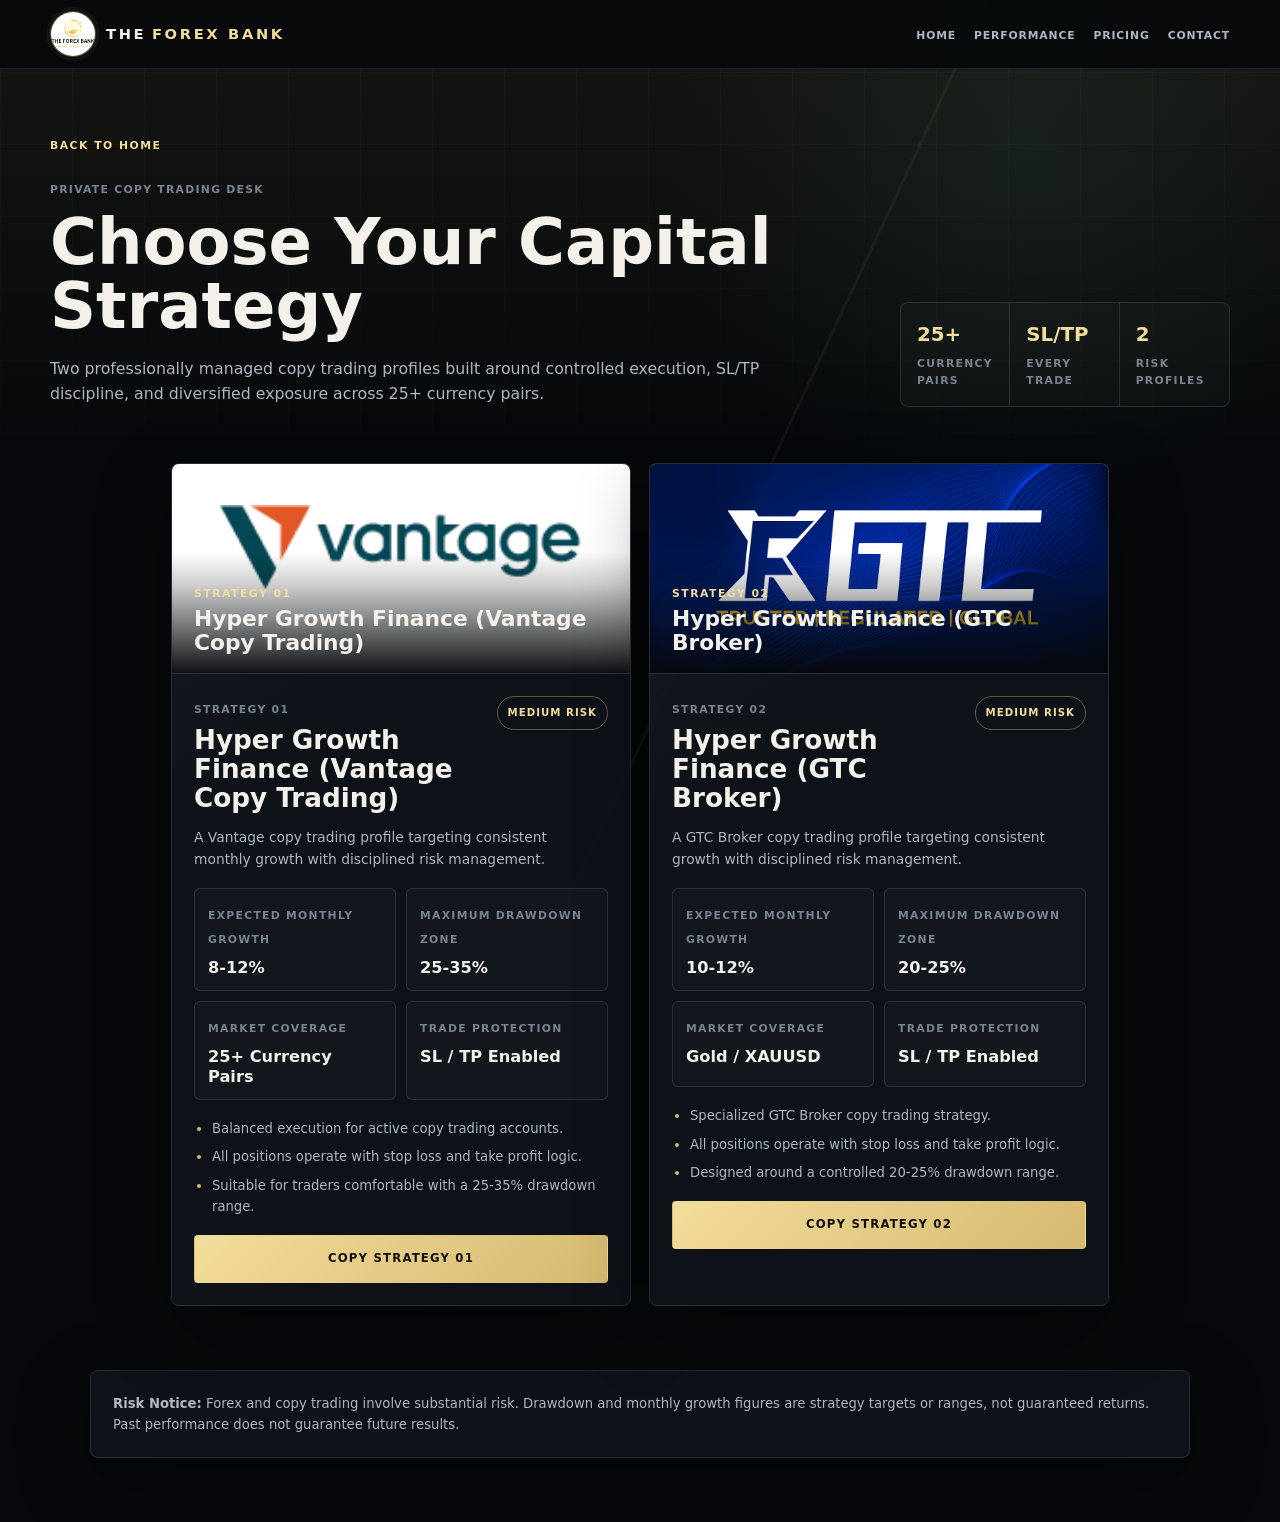
<file: strategies.html>
<!DOCTYPE html>
<html lang="en">
<head>
    <meta charset="UTF-8">
    <meta name="viewport" content="width=device-width, initial-scale=1.0">
    <title>THE FOREX BANK - Copy Trading Strategies</title>
    <link rel="stylesheet" href="styles.css?v=14">
</head>
<body class="app-shell strategy-page">
    <div class="scene-grid"></div>

    <header class="header">
        <nav class="navbar">
            <a class="logo brand-logo" href="index.html" aria-label="THE FOREX BANK home">
                <span class="logo-mark-circle"><img src="the-forex-bank-logo-gold.jpeg?v=20260710-new" alt="THE FOREX BANK logo"></span>
                <span>THE <strong>FOREX BANK</strong></span>
            </a>
            <ul class="nav-links">
                <li><a href="index.html#home">HOME</a></li>
                <li><a href="index.html#dashboard">PERFORMANCE</a></li>
                <li><a href="index.html#pricing">PRICING</a></li>
                <li><a href="index.html#contact">CONTACT</a></li>
            </ul>
        </nav>
    </header>

    <main>
        <section class="strategy-hero">
            <div class="section-container">
                <a class="back-link" href="index.html">BACK TO HOME</a>
                <div class="strategy-hero-grid">
                    <div>
                        <span class="strategy-kicker">Private Copy Trading Desk</span>
                        <h1 class="strategy-main-title">Choose Your Capital Strategy</h1>
                        <p class="strategy-lead">
                            Two professionally managed copy trading profiles built around controlled execution, SL/TP discipline, and diversified exposure across 25+ currency pairs.
                        </p>
                    </div>
                    <div class="strategy-summary">
                        <div>
                            <span class="summary-value">25+</span>
                            <span class="summary-label">Currency Pairs</span>
                        </div>
                        <div>
                            <span class="summary-value">SL/TP</span>
                            <span class="summary-label">Every Trade</span>
                        </div>
                        <div>
                            <span class="summary-value">2</span>
                            <span class="summary-label">Risk Profiles</span>
                        </div>
                    </div>
                </div>
            </div>
        </section>

        <section class="strategy-section">
            <div class="section-container">
                <div class="strategy-cards">
                    <article class="strategy-card featured-strategy">
                        <div class="strategy-media">
                            <img class="broker-strategy-image" src="vantage-logo.webp" alt="Vantage copy trading" loading="eager" decoding="async">
                            <div class="strategy-media-overlay">
                                <span>Strategy 01</span>
                                <strong>Hyper Growth Finance (Vantage Copy Trading)</strong>
                            </div>
                        </div>
                        <div class="strategy-card-body">
                            <div class="strategy-card-header">
                                <div>
                                    <span class="strategy-label">Strategy 01</span>
                                    <h2>Hyper Growth Finance (Vantage Copy Trading)</h2>
                                </div>
                                <span class="risk-badge medium-risk">Medium Risk</span>
                            </div>
                            <p class="strategy-copy">
                                A Vantage copy trading profile targeting consistent monthly growth with disciplined risk management.
                            </p>

                            <div class="strategy-metrics">
                                <div class="metric-box">
                                    <span class="metric-label">Expected Monthly Growth</span>
                                    <strong>8-12%</strong>
                                </div>
                                <div class="metric-box">
                                    <span class="metric-label">Maximum Drawdown Zone</span>
                                    <strong>25-35%</strong>
                                </div>
                                <div class="metric-box">
                                    <span class="metric-label">Market Coverage</span>
                                    <strong>25+ Currency Pairs</strong>
                                </div>
                                <div class="metric-box">
                                    <span class="metric-label">Trade Protection</span>
                                    <strong>SL / TP Enabled</strong>
                                </div>
                            </div>

                            <ul class="strategy-points">
                                <li>Balanced execution for active copy trading accounts.</li>
                                <li>All positions operate with stop loss and take profit logic.</li>
                                <li>Suitable for traders comfortable with a 25-35% drawdown range.</li>
                            </ul>

                            <a class="primary-btn strategy-action" href="https://www.vantagemarkets.com/open-live-account/?sub1=spid_MTMxOTA0NQ%3D%3D&amp;c=Zjr65MltkdsIqSEgwnjvLQ%3D%3D&amp;affid=27868159&amp;platform=copytrading&amp;autoCertification=false" target="_blank" rel="noopener">COPY STRATEGY 01</a>
                        </div>
                    </article>

                    <article class="strategy-card featured-strategy">
                        <div class="strategy-media">
                            <img class="broker-strategy-image" src="gtcfx.png?v=20260718" alt="GTC Broker copy trading" loading="eager" decoding="async">
                            <div class="strategy-media-overlay">
                                <span>Strategy 02</span>
                                <strong>Hyper Growth Finance (GTC Broker)</strong>
                            </div>
                        </div>
                        <div class="strategy-card-body">
                            <div class="strategy-card-header">
                                <div>
                                    <span class="strategy-label">Strategy 02</span>
                                    <h2>Hyper Growth Finance (GTC Broker)</h2>
                                </div>
                                <span class="risk-badge medium-risk">Medium Risk</span>
                            </div>
                            <p class="strategy-copy">
                                A GTC Broker copy trading profile targeting consistent growth with disciplined risk management.
                            </p>

                            <div class="strategy-metrics">
                                <div class="metric-box">
                                    <span class="metric-label">Expected Monthly Growth</span>
                                    <strong>10-12%</strong>
                                </div>
                                <div class="metric-box">
                                    <span class="metric-label">Maximum Drawdown Zone</span>
                                    <strong>20-25%</strong>
                                </div>
                                <div class="metric-box">
                                    <span class="metric-label">Market Coverage</span>
                                    <strong>Gold / XAUUSD</strong>
                                </div>
                                <div class="metric-box">
                                    <span class="metric-label">Trade Protection</span>
                                    <strong>SL / TP Enabled</strong>
                                </div>
                            </div>

                            <ul class="strategy-points">
                                <li>Specialized GTC Broker copy trading strategy.</li>
                                <li>All positions operate with stop loss and take profit logic.</li>
                                <li>Designed around a controlled 20-25% drawdown range.</li>
                            </ul>

                            <a class="primary-btn strategy-action" href="https://web.mygtc.app/copy-trading/gtc-copy/all-signal/signal-details?uuid=58b79732-39ca-4c2a-9e4b-d0ec7ce12405&amp;referrer_code=182126" target="_blank" rel="noopener">COPY STRATEGY 02</a>
                        </div>
                    </article>
                </div>
            </div>
        </section>

        <section class="strategy-disclaimer">
            <div class="section-container">
                <div class="legal-content">
                    <strong>Risk Notice:</strong> Forex and copy trading involve substantial risk. Drawdown and monthly growth figures are strategy targets or ranges, not guaranteed returns. Past performance does not guarantee future results.
                </div>
            </div>
        </section>
    </main>
</body>
</html>
</file>
<file: styles.css>
:root {
    --bg: #06080b;
    --bg-elevated: #0b1016;
    --panel: rgba(15, 20, 27, 0.86);
    --panel-solid: #111820;
    --panel-soft: #151d26;
    --line: rgba(204, 214, 224, 0.13);
    --line-strong: rgba(214, 185, 112, 0.34);
    --text: #f4f1ea;
    --muted: #aeb7c2;
    --subtle: #788390;
    --gold: #d6b970;
    --gold-soft: #f2dd9a;
    --green: #67d19a;
    --red: #e07171;
    --blue: #8bb8d8;
    --shadow: 0 24px 70px rgba(0, 0, 0, 0.38);
    --radius: 8px;
    --max: clamp(1180px, 86vw, 2200px);
    --content-gutter: clamp(16px, 3vw, 64px);
    --section-y: clamp(76px, 7vw, 132px);
    --hero-top: clamp(144px, 9vw, 208px);
}

* {
    box-sizing: border-box;
    margin: 0;
    padding: 0;
}

html {
    scroll-behavior: smooth;
    font-size: clamp(15px, 0.8vw, 19px);
}

body {
    min-height: 100vh;
    overflow-x: hidden;
    background:
        linear-gradient(180deg, rgba(214, 185, 112, 0.05), transparent 32rem),
        radial-gradient(circle at 72% 8%, rgba(139, 184, 216, 0.12), transparent 28rem),
        var(--bg);
    color: var(--text);
    font-family: Inter, ui-sans-serif, system-ui, -apple-system, BlinkMacSystemFont, "Segoe UI", sans-serif;
    line-height: 1.6;
}

body::before {
    content: "";
    position: fixed;
    inset: 0;
    z-index: -4;
    pointer-events: none;
    background-image:
        linear-gradient(rgba(255, 255, 255, 0.035) 1px, transparent 1px),
        linear-gradient(90deg, rgba(255, 255, 255, 0.03) 1px, transparent 1px);
    background-size: 72px 72px;
    mask-image: linear-gradient(to bottom, rgba(0, 0, 0, 0.8), transparent 78%);
}

img,
canvas {
    display: block;
    max-width: 100%;
}

button,
input,
textarea {
    font: inherit;
}

button {
    cursor: pointer;
}

a {
    color: inherit;
}

a.primary-btn,
a.secondary-btn,
a.pricing-btn,
a.submit-btn,
a.consultation-btn,
a.contact-btn {
    display: inline-flex;
    align-items: center;
    justify-content: center;
    text-decoration: none;
}

.scene-grid {
    position: fixed;
    inset: 0;
    z-index: -3;
    pointer-events: none;
    background: linear-gradient(115deg, transparent 0 58%, rgba(214, 185, 112, 0.06) 58% 58.2%, transparent 58.2%);
}

.loading-screen {
    position: fixed;
    inset: 0;
    z-index: 2000;
    display: grid;
    place-items: center;
    background: #050608;
    transition: opacity 0.35s ease, visibility 0.35s ease;
    animation: loading-failsafe 0.35s ease 2.6s forwards;
}

.loading-screen.is-hidden {
    opacity: 0;
    visibility: hidden;
}

.loading-content {
    width: min(360px, calc(100vw - 48px));
    text-align: center;
}

.loading-logo {
    margin-bottom: 22px;
    color: var(--gold-soft);
    font-size: 0.95rem;
    font-weight: 800;
    letter-spacing: 0.28em;
}

.loading-logo-mark {
    width: 88px;
    height: 88px;
    margin: 0 auto 18px;
    border: 1px solid rgba(214, 185, 112, 0.48);
    border-radius: 999px;
    background: #080a0d;
    box-shadow: 0 0 0 8px rgba(214, 185, 112, 0.06), 0 22px 55px rgba(0, 0, 0, 0.42);
    object-fit: cover;
}

.loading-bar {
    height: 3px;
    overflow: hidden;
    background: rgba(255, 255, 255, 0.08);
}

.loading-progress {
    width: 100%;
    height: 100%;
    background: linear-gradient(90deg, var(--gold), var(--gold-soft));
    transform: scaleX(0);
    transform-origin: left;
}

.loading-text {
    margin-top: 14px;
    color: var(--muted);
    font-size: 0.72rem;
    letter-spacing: 0.16em;
    text-transform: uppercase;
}

.header {
    position: fixed;
    top: 0;
    left: 0;
    z-index: 1000;
    width: 100%;
    border-bottom: 1px solid var(--line);
    background: rgba(6, 8, 11, 0.9);
    backdrop-filter: blur(14px);
}

.navbar {
    display: flex;
    align-items: center;
    justify-content: space-between;
    width: min(var(--max), calc(100% - (var(--content-gutter) * 2)));
    min-height: 68px;
    margin: 0 auto;
    gap: 24px;
}

.logo {
    flex: 0 0 auto;
    color: var(--text);
    font-size: 0.98rem;
    font-weight: 900;
    letter-spacing: 0.18em;
    white-space: nowrap;
}

.brand-logo {
    display: inline-flex;
    align-items: center;
    gap: 10px;
    text-decoration: none;
}

.logo-mark-circle {
    display: inline-grid;
    width: 46px;
    height: 46px;
    flex: 0 0 auto;
    place-items: center;
    overflow: hidden;
    border: 1px solid rgba(214, 185, 112, 0.38);
    border-radius: 999px;
    background: #080a0d;
    box-shadow: 0 0 0 4px rgba(214, 185, 112, 0.05);
}

.logo-mark-circle img {
    width: 100%;
    height: 100%;
    object-fit: contain;
    filter: brightness(1.16) contrast(1.08);
}

.brand-logo span {
    display: inline-flex;
    align-items: center;
    gap: 0.38em;
    color: var(--text);
}

.brand-logo strong {
    color: var(--gold-soft);
}

.nav-links {
    display: flex;
    align-items: center;
    justify-content: flex-end;
    gap: 18px;
    list-style: none;
}

.nav-links a {
    color: var(--muted);
    font-size: 0.72rem;
    font-weight: 700;
    letter-spacing: 0.08em;
    text-decoration: none;
    transition: color 0.2s ease;
}

.nav-links a:hover {
    color: var(--gold-soft);
}

.ticker-strip {
    position: fixed;
    top: 68px;
    left: 0;
    z-index: 998;
    width: 100%;
    overflow: hidden;
    border-bottom: 1px solid var(--line);
    background: rgba(11, 16, 22, 0.88);
}

.ticker-content {
    display: flex;
    width: max-content;
    gap: 34px;
    padding: 8px 0;
    animation: ticker-scroll 42s linear infinite;
}

.ticker-item {
    color: var(--muted);
    font-size: 0.78rem;
    font-weight: 700;
    letter-spacing: 0.04em;
    white-space: nowrap;
}

.up {
    color: var(--green);
}

.down {
    color: var(--red);
}

.flat {
    color: var(--blue);
}

@keyframes ticker-scroll {
    from { transform: translateX(0); }
    to { transform: translateX(-50%); }
}

@keyframes loading-failsafe {
    to {
        opacity: 0;
        visibility: hidden;
        pointer-events: none;
    }
}

.section,
.hero {
    position: relative;
    padding: var(--section-y) var(--content-gutter) clamp(64px, 5vw, 104px);
}

.hero {
    min-height: 100vh;
    padding-top: var(--hero-top);
    display: grid;
    align-items: center;
}

.section-container,
.hero-container {
    width: min(var(--max), 100%);
    margin: 0 auto;
}

.hero-container {
    display: grid;
    grid-template-columns: minmax(0, 1.02fr) minmax(clamp(390px, 31vw, 680px), 0.88fr);
    gap: clamp(32px, 4vw, 82px);
    align-items: center;
}

.hero-left {
    max-width: clamp(690px, 46vw, 940px);
}

.hero-title {
    display: grid;
    gap: 10px;
    line-height: 1.02;
}

.title-main {
    color: var(--text);
    font-size: clamp(3.2rem, 7vw, 8.4rem);
    font-weight: 900;
    letter-spacing: 0;
}

.title-sub {
    color: var(--gold-soft);
    font-size: clamp(1.35rem, 2.7vw, 3.35rem);
    font-weight: 750;
}

.title-tagline {
    margin-top: 6px;
    color: var(--muted);
    font-size: 0.9rem;
    font-weight: 800;
    letter-spacing: 0.22em;
    text-transform: uppercase;
}

.hero-description {
    max-width: clamp(620px, 42vw, 860px);
    margin-top: 26px;
    color: var(--muted);
    font-size: 1.05rem;
}

.hero-stats {
    display: grid;
    grid-template-columns: repeat(4, minmax(0, 1fr));
    margin-top: 34px;
    border: 1px solid var(--line);
    background: rgba(255, 255, 255, 0.025);
}

.hero-stat {
    padding: 18px 16px;
    border-right: 1px solid var(--line);
}

.hero-stat:last-child {
    border-right: 0;
}

.stat-value-inline {
    display: block;
    color: var(--gold-soft);
    font-size: 1.15rem;
    font-weight: 900;
}

.stat-label-inline {
    display: block;
    margin-top: 3px;
    color: var(--subtle);
    font-size: 0.72rem;
    font-weight: 800;
    letter-spacing: 0.1em;
    text-transform: uppercase;
}

.hero-buttons,
.contact-buttons {
    display: flex;
    flex-wrap: wrap;
    gap: 12px;
    margin-top: 32px;
}

.primary-btn,
.secondary-btn,
.pricing-btn,
.submit-btn,
.consultation-btn,
.contact-btn {
    min-height: 48px;
    border-radius: 4px;
    border: 1px solid transparent;
    padding: 0 20px;
    font-size: 0.78rem;
    font-weight: 900;
    letter-spacing: 0.1em;
    text-transform: uppercase;
    transition: transform 0.18s ease, border-color 0.18s ease, background 0.18s ease;
}

.primary-btn,
.pricing-btn,
.submit-btn {
    background: linear-gradient(135deg, var(--gold-soft), var(--gold));
    color: #11100c;
}

.secondary-btn,
.consultation-btn,
.contact-btn {
    border-color: var(--line-strong);
    background: rgba(255, 255, 255, 0.03);
    color: var(--text);
}

.primary-btn:hover,
.secondary-btn:hover,
.pricing-btn:hover,
.submit-btn:hover,
.consultation-btn:hover,
.contact-btn:hover {
    transform: translateY(-2px);
    border-color: var(--gold-soft);
}

.trading-terminal,
.dashboard-widget,
.glass-card,
.premium-card,
.pricing-card-premium,
.contact-content,
.timeline-step,
.market-data,
.legal-content {
    border: 1px solid var(--line);
    border-radius: var(--radius);
    background: var(--panel);
    box-shadow: var(--shadow);
}

.trading-terminal {
    overflow: hidden;
}

.terminal-header,
.widget-header {
    display: flex;
    align-items: center;
    justify-content: space-between;
    gap: 16px;
    border-bottom: 1px solid var(--line);
    padding: 16px 18px;
}

.terminal-title,
.widget-header h3 {
    color: var(--text);
    font-size: 0.78rem;
    font-weight: 900;
    letter-spacing: 0.12em;
    text-transform: uppercase;
}

.terminal-status,
.widget-indicator {
    display: inline-flex;
    align-items: center;
    gap: 8px;
    color: var(--green);
    font-size: 0.7rem;
    font-weight: 900;
    letter-spacing: 0.1em;
}

.status-dot,
.pulse-dot {
    width: 8px;
    height: 8px;
    border-radius: 999px;
    background: var(--green);
}

.terminal-content {
    display: grid;
    grid-template-columns: 1fr 180px;
    align-items: stretch;
    gap: 18px;
    padding: 18px;
}

.widget-chart {
    height: clamp(285px, 18vw, 420px);
    min-height: 0;
}

.terminal-chart {
    min-height: clamp(420px, 30vw, 560px);
    overflow: hidden;
    border-radius: 6px;
    background: #0f151d;
}

.xau-live-chart,
.xau-live-chart .tradingview-widget-container__widget,
.xau-live-chart iframe {
    width: 100%;
    height: 100%;
}

.xau-live-chart iframe {
    border: 0;
    filter: sepia(0.78) saturate(0.68) hue-rotate(348deg) brightness(0.92) contrast(1.05);
}

.terminal-widgets,
.currency-pairs,
.strategy-indicators,
.strength-bars {
    display: grid;
    gap: 10px;
}

.widget,
.pair-item,
.strategy {
    border: 1px solid var(--line);
    border-radius: 6px;
    background: rgba(255, 255, 255, 0.025);
    padding: 12px;
}

.widget-label,
.pair-item,
.strategy,
.risk-text {
    color: var(--subtle);
    font-size: 0.7rem;
    font-weight: 850;
    letter-spacing: 0.09em;
    text-transform: uppercase;
}

.widget-value,
.pair-value {
    color: var(--text);
    font-size: 1.05rem;
    font-weight: 900;
}

.widget-value.profit,
.widget-trend.up,
.market-value,
.strategy.active,
.check {
    color: var(--green);
}

.pair-item {
    display: flex;
    align-items: center;
    justify-content: space-between;
}

.section-title {
    margin-bottom: 34px;
    color: var(--text);
    font-size: clamp(1.85rem, 3vw, 3rem);
    font-weight: 900;
    letter-spacing: 0;
}

.section-title::after {
    content: "";
    display: block;
    width: 72px;
    height: 2px;
    margin-top: 14px;
    background: var(--gold);
}

.about .section-container,
.globe-section,
.contact-wrapper {
    display: grid;
    grid-template-columns: minmax(0, 0.9fr) minmax(0, 1.1fr);
    gap: 36px;
    align-items: center;
}

.about-image-container,
.contact-background,
.gallery-item {
    position: relative;
    overflow: hidden;
    border-radius: var(--radius);
    border: 1px solid var(--line);
    background: var(--panel-solid);
}

.about-image,
.contact-background img,
.gallery-item img {
    width: 100%;
    height: 100%;
    object-fit: cover;
    filter: saturate(0.85) contrast(1.05);
}

.about-image-container {
    min-height: clamp(420px, 34vw, 680px);
}

.image-overlay,
.contact-overlay {
    position: absolute;
    inset: 0;
    background: linear-gradient(180deg, transparent, rgba(6, 8, 11, 0.58));
}

.glass-cards,
.premium-cards,
.dashboard-grid,
.gallery-grid {
    display: grid;
    gap: 16px;
}

.glass-cards {
    grid-template-columns: repeat(2, minmax(0, 1fr));
}

.premium-cards {
    grid-template-columns: repeat(3, minmax(0, 1fr));
}

.glass-card,
.premium-card {
    min-height: 178px;
    padding: 24px;
}

.card-icon,
.card-number {
    margin-bottom: 18px;
    color: var(--gold-soft);
    font-size: 1.5rem;
    font-weight: 900;
}

.glass-card h3,
.premium-card h3,
.pricing-card-premium h3,
.step-content h3 {
    margin-bottom: 8px;
    color: var(--text);
    font-size: 1.05rem;
}

.glass-card p,
.premium-card p,
.pricing-desc,
.step-content p,
.footer p {
    color: var(--muted);
}

.global-markets {
    min-height: auto;
}

.global-markets .globe-section {
    grid-template-columns: repeat(2, minmax(0, 1fr));
    align-items: stretch;
}

#global-globe {
    position: relative;
    min-height: 380px;
    overflow: hidden;
    border: 1px solid var(--line);
    border-radius: var(--radius);
    background:
        radial-gradient(circle at center, rgba(214, 185, 112, 0.12), transparent 34%),
        linear-gradient(145deg, rgba(255, 255, 255, 0.04), transparent),
        var(--panel-solid);
}

#global-globe canvas {
    position: absolute;
    inset: 0;
    width: 100%;
    height: 100%;
}

.globe-label-layer {
    position: absolute;
    inset: 0;
    pointer-events: none;
}

.globe-label {
    position: absolute;
    z-index: 2;
    min-width: 58px;
    border: 1px solid rgba(214, 185, 112, 0.34);
    border-radius: 4px;
    background: rgba(8, 11, 15, 0.74);
    box-shadow: 0 10px 28px rgba(0, 0, 0, 0.28);
    padding: 5px 7px;
    color: var(--muted);
    font-size: 0.58rem;
    font-weight: 900;
    letter-spacing: 0.08em;
    line-height: 1.1;
    text-align: center;
    text-transform: uppercase;
    transform: translate(-50%, -50%);
    transition: opacity 0.2s ease;
    white-space: nowrap;
}

.globe-label strong {
    display: block;
    color: var(--gold-soft);
    font-size: 0.68rem;
}

.globe-caption {
    position: absolute;
    left: 18px;
    right: 18px;
    bottom: 16px;
    z-index: 3;
    display: flex;
    align-items: center;
    justify-content: space-between;
    gap: 16px;
    border-top: 1px solid rgba(204, 214, 224, 0.1);
    padding-top: 12px;
    color: var(--subtle);
    font-size: 0.64rem;
    font-weight: 900;
    letter-spacing: 0.12em;
    text-transform: uppercase;
}

.globe-caption span:last-child {
    color: var(--green);
}

.market-data {
    display: grid;
    gap: 12px;
    min-height: 380px;
    padding: 22px;
}

.market-item {
    display: flex;
    justify-content: space-between;
    gap: 14px;
    border-bottom: 1px solid var(--line);
    padding: 12px 0;
}

.market-item:last-child {
    border-bottom: 0;
}

.market-value {
    color: var(--green);
}

.market-value.is-closed {
    color: #e07171;
}

.market-label {
    color: var(--muted);
    font-weight: 850;
    letter-spacing: 0.1em;
}

.timeline {
    display: grid;
    grid-template-columns: repeat(5, minmax(0, 1fr));
    gap: 14px;
}

.timeline-step {
    padding: 22px;
}

.timeline-connector {
    display: none;
}

.step-number {
    margin-bottom: 16px;
    color: var(--gold-soft);
    font-size: 0.82rem;
    font-weight: 900;
    letter-spacing: 0.18em;
}

.dashboard-grid {
    grid-template-columns: repeat(4, minmax(0, 1fr));
}

.myfxbook-dashboard {
    display: grid;
    grid-template-columns: minmax(0, 2.2fr) minmax(280px, 1fr) minmax(280px, 1fr);
    gap: 16px;
    align-items: stretch;
}

.myfxbook-live-panel {
    grid-column: span 2;
    grid-row: span 3;
    min-height: 640px;
}

.myfxbook-widget-wrap {
    position: relative;
    display: grid;
    min-height: 500px;
    place-items: center;
    margin: 0;
    background: #090d12;
    padding: clamp(14px, 2vw, 24px);
}

.myfxbook-widget-image {
    position: relative;
    z-index: 1;
    width: 100%;
    max-width: 760px;
    height: auto;
    border: 0;
    background: #101720;
    box-shadow: 0 22px 70px rgba(0, 0, 0, 0.34);
}

.myfxbook-widget-fallback {
    position: absolute;
    inset: 50% auto auto 50%;
    z-index: 0;
    width: min(420px, calc(100% - 36px));
    transform: translate(-50%, -50%);
    display: grid;
    gap: 10px;
    justify-items: start;
    color: var(--muted);
    font-size: 0.86rem;
}

.myfxbook-widget-fallback strong {
    color: var(--text);
    font-size: 1rem;
}

.myfxbook-widget-fallback a,
.myfxbook-link {
    display: inline-flex;
    align-items: center;
    justify-content: center;
    min-height: 38px;
    padding: 0 14px;
    border: 1px solid rgba(214, 185, 112, 0.52);
    border-radius: 4px;
    color: var(--gold-soft);
    font-size: 0.72rem;
    font-weight: 900;
    letter-spacing: 0.08em;
    text-decoration: none;
}

.myfxbook-stat {
    display: flex;
    min-height: 180px;
    flex-direction: column;
}

.live-stat-value {
    padding: 22px 18px 0;
    color: var(--gold-soft);
    font-size: clamp(1.75rem, 2.4vw, 2.45rem);
    font-weight: 950;
    line-height: 1.05;
}

.live-stat-label {
    padding: 10px 18px 0;
    color: var(--muted);
    font-size: 0.78rem;
    font-weight: 850;
    letter-spacing: 0.04em;
}

.myfxbook-stat .myfxbook-link {
    align-self: flex-start;
    margin: auto 18px 18px;
}

.widget-large {
    grid-column: span 2;
    grid-row: span 2;
}

.dashboard-widget {
    min-height: 172px;
    overflow: hidden;
}

.dashboard-widget > .widget-value.large {
    padding: 22px 18px 0;
    color: var(--gold-soft);
    font-size: 2.25rem;
}

.widget-trend,
.activity-indicator {
    padding: 0 18px 18px;
}

.risk-meter {
    position: relative;
    height: 12px;
    margin: 42px 18px 18px;
    border-radius: 999px;
    background: rgba(255, 255, 255, 0.08);
}

.risk-fill {
    width: 58%;
    height: 100%;
    border-radius: inherit;
    background: linear-gradient(90deg, var(--green), var(--gold));
}

.risk-text {
    position: absolute;
    top: -28px;
    left: 0;
}

.strength-bars {
    padding: 18px;
}

.strength-bar {
    display: grid;
    grid-template-columns: 42px 1fr;
    gap: 12px;
    align-items: center;
    color: var(--muted);
    font-size: 0.78rem;
    font-weight: 850;
}

.bar {
    height: 8px;
    overflow: hidden;
    border-radius: 999px;
    background: rgba(255, 255, 255, 0.08);
}

.bar-fill {
    height: 100%;
    background: linear-gradient(90deg, var(--blue), var(--gold));
}

.strategy-indicators {
    grid-template-columns: 1fr;
    padding: 18px;
}

.activity-indicator {
    display: flex;
    align-items: center;
    gap: 10px;
    margin-top: 22px;
    color: var(--muted);
    font-weight: 850;
}

.gallery-grid {
    grid-template-columns: repeat(5, minmax(0, 1fr));
}

.gallery-item {
    aspect-ratio: 5 / 3;
}

.gallery-overlay {
    position: absolute;
    inset: auto 0 0 0;
    padding: 14px;
    background: linear-gradient(180deg, transparent, rgba(0, 0, 0, 0.72));
}

.gallery-overlay span {
    color: var(--text);
    font-size: 0.74rem;
    font-weight: 850;
    letter-spacing: 0.08em;
    text-transform: uppercase;
}

.pricing-card-premium {
    max-width: clamp(560px, 42vw, 780px);
    margin: 0 auto;
    padding: 34px;
}

.pricing-badge {
    display: inline-flex;
    margin-bottom: 18px;
    border: 1px solid var(--line-strong);
    padding: 8px 10px;
    color: var(--gold-soft);
    font-size: 0.72rem;
    font-weight: 900;
    letter-spacing: 0.12em;
}

.pricing-features-premium {
    display: grid;
    gap: 12px;
    margin: 22px 0;
    list-style: none;
}

.pricing-features-premium li {
    color: var(--muted);
}

.open-account {
    padding-top: 44px;
}

.broker-grid {
    display: grid;
    grid-template-columns: repeat(2, minmax(0, 1fr));
    gap: 16px;
}

.broker-card {
    display: grid;
    grid-template-columns: auto minmax(0, 1fr) auto;
    align-items: center;
    gap: 18px;
    min-height: 148px;
    border: 1px solid var(--line);
    border-radius: var(--radius);
    background:
        linear-gradient(145deg, rgba(214, 185, 112, 0.1), transparent 34%),
        var(--panel);
    box-shadow: var(--shadow);
    padding: clamp(18px, 2vw, 26px);
    text-decoration: none;
    transition: transform 0.25s ease, border-color 0.25s ease, background 0.25s ease;
}

.broker-card:hover {
    transform: translateY(-3px);
    border-color: rgba(214, 185, 112, 0.44);
    background:
        linear-gradient(145deg, rgba(139, 184, 216, 0.12), transparent 42%),
        var(--panel-solid);
}

.broker-logo {
    display: grid;
    width: 74px;
    height: 74px;
    place-items: center;
    border: 1px solid rgba(214, 185, 112, 0.42);
    border-radius: 8px;
    background: #090d12;
    color: var(--gold-soft);
    font-size: 1.55rem;
    font-weight: 950;
    letter-spacing: 0;
}

.broker-logo-wide {
    width: clamp(112px, 11vw, 136px);
    padding: 12px;
}

.broker-logo img {
    width: 100%;
    height: auto;
    object-fit: contain;
}

.vantage-logo {
    background: rgba(255, 255, 255, 0.96);
}

.cxm-logo {
    background: #ffffff;
}

.broker-copy {
    display: grid;
    gap: 7px;
    min-width: 0;
}

.broker-copy strong {
    color: var(--text);
    font-size: clamp(1.28rem, 2vw, 1.8rem);
    line-height: 1.05;
}

.broker-copy span {
    color: var(--muted);
    font-size: 0.84rem;
    font-weight: 750;
}

.broker-action {
    display: inline-flex;
    align-items: center;
    justify-content: center;
    min-height: 42px;
    border: 1px solid rgba(214, 185, 112, 0.52);
    border-radius: 4px;
    padding: 0 14px;
    color: var(--gold-soft);
    font-size: 0.7rem;
    font-weight: 900;
    letter-spacing: 0.08em;
    white-space: nowrap;
}

.partnership {
    padding-top: 92px;
}

.partnership-layout {
    display: grid;
    grid-template-columns: minmax(0, 1.08fr) minmax(360px, 0.92fr);
    gap: 34px;
    align-items: stretch;
}

.partnership-content,
.partnership-image {
    border: 1px solid var(--line);
    border-radius: var(--radius);
    background:
        linear-gradient(145deg, rgba(255, 255, 255, 0.04), transparent 38%),
        var(--panel);
    box-shadow: var(--shadow);
}

.partnership-content {
    padding: 34px;
}

.partnership-kicker {
    display: inline-flex;
    margin-bottom: 12px;
    color: var(--gold-soft);
    font-size: 0.72rem;
    font-weight: 900;
    letter-spacing: 0.14em;
    text-transform: uppercase;
}

.partnership .section-title {
    margin-bottom: 20px;
}

.partnership-lead {
    max-width: 740px;
    color: var(--muted);
}

.partnership-stats {
    display: grid;
    grid-template-columns: repeat(4, minmax(0, 1fr));
    margin-top: 26px;
    border: 1px solid var(--line);
    background: rgba(255, 255, 255, 0.025);
}

.partnership-stats > div {
    padding: 16px;
    border-right: 1px solid var(--line);
}

.partnership-stats > div:last-child {
    border-right: 0;
}

.partner-stat-value {
    display: block;
    color: var(--gold-soft);
    font-size: 1.08rem;
    font-weight: 900;
}

.partner-stat-label {
    display: block;
    margin-top: 4px;
    color: var(--subtle);
    font-size: 0.68rem;
    font-weight: 850;
    letter-spacing: 0.09em;
    text-transform: uppercase;
}

.partnership-steps {
    display: grid;
    grid-template-columns: repeat(3, minmax(0, 1fr));
    gap: 12px;
    margin-top: 24px;
}

.partner-step {
    border: 1px solid var(--line);
    border-radius: 6px;
    background: rgba(255, 255, 255, 0.025);
    padding: 16px;
}

.partner-step span {
    display: block;
    margin-bottom: 12px;
    color: var(--gold-soft);
    font-size: 0.76rem;
    font-weight: 900;
    letter-spacing: 0.14em;
}

.partner-step strong {
    display: block;
    color: var(--text);
    line-height: 1.25;
}

.partner-step p {
    margin-top: 8px;
    color: var(--muted);
    font-size: 0.86rem;
}

.partnership-actions {
    display: flex;
    flex-wrap: wrap;
    gap: 12px;
    margin-top: 26px;
}

.partnership-image {
    position: relative;
    min-height: 100%;
    overflow: hidden;
}

.partnership-image img {
    width: 100%;
    height: 100%;
    min-height: clamp(520px, 36vw, 760px);
    object-fit: cover;
    filter: saturate(0.84) contrast(1.08);
}

.partnership-image::after {
    content: "";
    position: absolute;
    inset: 0;
    background:
        linear-gradient(180deg, rgba(6, 8, 11, 0.06), rgba(6, 8, 11, 0.82)),
        linear-gradient(90deg, rgba(6, 8, 11, 0.42), transparent);
}

.partnership-card {
    position: absolute;
    left: 22px;
    right: 22px;
    bottom: 22px;
    z-index: 1;
    border: 1px solid rgba(214, 185, 112, 0.32);
    border-radius: 6px;
    background: rgba(8, 11, 15, 0.78);
    backdrop-filter: blur(10px);
    padding: 18px;
}

.partnership-card span {
    display: block;
    color: var(--gold-soft);
    font-size: 0.7rem;
    font-weight: 900;
    letter-spacing: 0.13em;
    text-transform: uppercase;
}

.partnership-card strong {
    display: block;
    margin-top: 8px;
    color: var(--text);
    font-size: 1.28rem;
    line-height: 1.2;
}

.contact-wrapper {
    position: relative;
}

.contact-background {
    min-height: clamp(460px, 34vw, 720px);
}

.contact-content {
    padding: 26px;
}

.contact-form {
    display: grid;
    gap: 12px;
    margin-top: 18px;
}

.contact-form input,
.contact-form textarea {
    width: 100%;
    border: 1px solid var(--line);
    border-radius: 4px;
    background: rgba(255, 255, 255, 0.035);
    color: var(--text);
    padding: 13px 14px;
    outline: none;
}

.contact-form input:focus,
.contact-form textarea:focus {
    border-color: var(--gold);
}

.consultation-btn {
    width: 100%;
    margin-top: 12px;
}

.legal {
    min-height: auto;
    padding-top: 48px;
}

.legal-content {
    width: min(1100px, calc(100% - (var(--content-gutter) * 2)));
    margin: 0 auto;
    padding: 22px;
    color: var(--muted);
    font-size: 0.88rem;
}

.footer {
    border-top: 1px solid var(--line);
    padding: 42px 20px;
    background: #050608;
}

.footer-content {
    width: min(var(--max), 100%);
    margin: 0 auto;
    text-align: center;
}

.footer-logo {
    width: 92px;
    height: 92px;
    margin: 0 auto 16px;
    border: 1px solid rgba(214, 185, 112, 0.34);
    border-radius: 999px;
    object-fit: cover;
}

.footer h3 {
    color: var(--gold-soft);
    letter-spacing: 0.18em;
}

.footer-links {
    display: flex;
    justify-content: center;
    gap: 18px;
    margin-top: 16px;
}

.footer-links a {
    color: var(--muted);
    font-size: 0.78rem;
    font-weight: 800;
    text-decoration: none;
}

.footer-social {
    display: flex;
    flex-wrap: wrap;
    justify-content: center;
    gap: 10px;
    margin-top: 18px;
}

.footer-social span {
    flex-basis: 100%;
    color: var(--gold-soft);
    font-size: 0.72rem;
    font-weight: 900;
    letter-spacing: 0.16em;
    text-transform: uppercase;
}

.footer-social a {
    display: inline-flex;
    align-items: center;
    justify-content: center;
    width: 54px;
    min-height: 34px;
    border: 1px solid rgba(214, 185, 112, 0.32);
    border-radius: 999px;
    padding: 0;
    color: var(--muted);
    font-size: 0.72rem;
    font-weight: 850;
    letter-spacing: 0.06em;
    text-decoration: none;
    text-transform: uppercase;
    transition: border-color 0.18s ease, background 0.18s ease, color 0.18s ease, transform 0.18s ease;
}

.footer-social img {
    display: block;
    opacity: 0.95;
    transition: filter 0.18s ease, opacity 0.18s ease;
}

.footer-social img[alt="Facebook"] {
    filter: invert(35%) sepia(88%) saturate(1584%) hue-rotate(199deg) brightness(96%) contrast(95%);
}

.footer-social img[alt="Instagram"] {
    filter: invert(38%) sepia(75%) saturate(2527%) hue-rotate(322deg) brightness(96%) contrast(94%);
}

.footer-social img[alt="Telegram"] {
    filter: invert(53%) sepia(70%) saturate(1340%) hue-rotate(170deg) brightness(93%) contrast(94%);
}

.footer-social a:hover {
    background: rgba(214, 185, 112, 0.10);
    border-color: var(--gold-soft);
    color: var(--gold-soft);
    transform: translateY(-1px);
}

.footer-social a:hover img {
    opacity: 1;
}

.reveal-ready {
    opacity: 0;
    transform: translateY(18px);
    transition: opacity 0.55s ease, transform 0.55s ease;
}

.reveal-ready.is-visible {
    opacity: 1;
    transform: none;
}

.strategy-page {
    background:
        linear-gradient(180deg, rgba(214, 185, 112, 0.08), transparent 30rem),
        radial-gradient(circle at 80% 10%, rgba(103, 209, 154, 0.08), transparent 24rem),
        var(--bg);
}

.strategy-hero {
    padding: 132px 20px 38px;
}

.back-link {
    display: inline-flex;
    margin-bottom: 22px;
    color: var(--gold-soft);
    font-size: 0.72rem;
    font-weight: 900;
    letter-spacing: 0.14em;
    text-decoration: none;
}

.strategy-hero-grid {
    display: grid;
    grid-template-columns: minmax(0, 1fr) 330px;
    gap: 30px;
    align-items: end;
}

.strategy-kicker,
.strategy-label,
.metric-label,
.summary-label {
    color: var(--subtle);
    font-size: 0.72rem;
    font-weight: 900;
    letter-spacing: 0.12em;
    text-transform: uppercase;
}

.strategy-main-title {
    max-width: 820px;
    margin-top: 10px;
    color: var(--text);
    font-size: clamp(2.35rem, 5vw, 4.7rem);
    font-weight: 900;
    line-height: 1;
}

.strategy-lead {
    max-width: 720px;
    margin-top: 18px;
    color: var(--muted);
    font-size: 1.05rem;
}

.strategy-summary {
    display: grid;
    grid-template-columns: repeat(3, minmax(0, 1fr));
    border: 1px solid var(--line);
    border-radius: var(--radius);
    background: rgba(255, 255, 255, 0.025);
}

.strategy-summary > div {
    padding: 16px;
    border-right: 1px solid var(--line);
}

.strategy-summary > div:last-child {
    border-right: 0;
}

.summary-value {
    display: block;
    color: var(--gold-soft);
    font-size: 1.32rem;
    font-weight: 900;
}

.summary-label {
    display: block;
    margin-top: 4px;
}

.strategy-section {
    padding: 18px 20px 64px;
}

.strategy-cards {
    display: grid;
    grid-template-columns: repeat(auto-fit, minmax(340px, 460px));
    justify-content: center;
    gap: 18px;
}

.strategy-card {
    position: relative;
    overflow: hidden;
    border: 1px solid var(--line);
    border-radius: var(--radius);
    background:
        linear-gradient(145deg, rgba(255, 255, 255, 0.045), transparent 34%),
        var(--panel);
    box-shadow: var(--shadow);
    padding: 0;
}

.strategy-card::before {
    content: "";
    position: absolute;
    inset: 0;
    pointer-events: none;
    border-top: 2px solid rgba(214, 185, 112, 0.36);
}

.featured-strategy::before {
    border-top-color: var(--gold-soft);
}

.strategy-media {
    position: relative;
    height: 210px;
    overflow: hidden;
    border-bottom: 1px solid var(--line);
    background: var(--panel-solid);
}

.strategy-media img {
    width: 100%;
    height: 100%;
    object-fit: cover;
    filter: saturate(0.8) contrast(1.08);
    transform: scale(1.02);
}

.strategy-media img.broker-strategy-image {
    object-fit: contain;
    padding: 32px 48px 74px;
    background: #ffffff;
    filter: none;
    transform: none;
}

.strategy-media:has(.broker-strategy-image)::after {
    background: linear-gradient(180deg, transparent 0 42%, rgba(6, 8, 11, 0.2) 58%, rgba(6, 8, 11, 0.96) 100%);
}

.strategy-media::after {
    content: "";
    position: absolute;
    inset: 0;
    background:
        linear-gradient(180deg, rgba(6, 8, 11, 0.1), rgba(6, 8, 11, 0.84)),
        linear-gradient(90deg, rgba(6, 8, 11, 0.72), transparent 62%);
}

.strategy-media-overlay {
    position: absolute;
    left: 22px;
    right: 22px;
    bottom: 18px;
    z-index: 1;
}

.strategy-media-overlay span {
    display: block;
    color: var(--gold-soft);
    font-size: 0.72rem;
    font-weight: 900;
    letter-spacing: 0.14em;
    text-transform: uppercase;
}

.strategy-media-overlay strong {
    display: block;
    margin-top: 5px;
    color: var(--text);
    font-size: 1.45rem;
    line-height: 1.1;
}

.strategy-card-body {
    padding: 22px;
}

.strategy-card-header {
    display: flex;
    align-items: flex-start;
    justify-content: space-between;
    gap: 18px;
}

.strategy-card h2 {
    margin-top: 6px;
    color: var(--text);
    font-size: clamp(1.3rem, 2.2vw, 1.75rem);
    line-height: 1.12;
}

.risk-badge {
    flex: 0 0 auto;
    border: 1px solid var(--line);
    border-radius: 999px;
    padding: 8px 10px;
    font-size: 0.68rem;
    font-weight: 900;
    letter-spacing: 0.1em;
    text-transform: uppercase;
}

.medium-risk {
    border-color: rgba(214, 185, 112, 0.42);
    color: var(--gold-soft);
}

.low-risk {
    border-color: rgba(103, 209, 154, 0.35);
    color: var(--green);
}

.strategy-copy {
    margin-top: 12px;
    color: var(--muted);
    font-size: 0.92rem;
}

.strategy-metrics {
    display: grid;
    grid-template-columns: repeat(2, minmax(0, 1fr));
    gap: 10px;
    margin-top: 18px;
}

.metric-box {
    min-height: 86px;
    border: 1px solid var(--line);
    border-radius: 6px;
    background: rgba(255, 255, 255, 0.025);
    padding: 13px;
}

.metric-box strong {
    display: block;
    margin-top: 8px;
    color: var(--text);
    font-size: 1.08rem;
    line-height: 1.2;
}

.strategy-points {
    display: grid;
    gap: 7px;
    margin: 18px 0;
    padding-left: 18px;
    color: var(--muted);
    font-size: 0.88rem;
}

.strategy-points li::marker {
    color: var(--gold);
}

.strategy-action {
    width: 100%;
}

.strategy-disclaimer {
    padding: 0 20px 64px;
}

@media (min-width: 1500px) {
    .premium-cards,
    .dashboard-grid {
        gap: clamp(18px, 1.35vw, 28px);
    }

    .glass-card,
    .premium-card,
    .timeline-step,
    .dashboard-widget {
        min-height: clamp(188px, 12vw, 250px);
        padding: clamp(24px, 1.7vw, 34px);
    }

    .gallery-grid {
        gap: clamp(16px, 1.1vw, 24px);
    }

    .terminal-content {
        grid-template-columns: minmax(0, 1fr) minmax(180px, 260px);
        gap: clamp(18px, 1.4vw, 30px);
        padding: clamp(18px, 1.35vw, 28px);
    }

    .partnership-content,
    .pricing-card-premium,
    .contact-content,
    .market-data {
        padding: clamp(28px, 2vw, 44px);
    }
}

@media (max-width: 1100px) {
    .nav-links {
        gap: 12px;
    }

    .nav-links a {
        font-size: 0.66rem;
    }

    .hero-container,
    .about .section-container,
    .globe-section,
    .contact-wrapper,
    .partnership-layout {
        grid-template-columns: 1fr;
    }

    .global-markets .globe-section {
        grid-template-columns: 1fr;
    }

    .hero-right {
        max-width: 720px;
    }

    .premium-cards,
    .dashboard-grid {
        grid-template-columns: repeat(2, minmax(0, 1fr));
    }

    .myfxbook-dashboard {
        grid-template-columns: repeat(2, minmax(0, 1fr));
    }

    .myfxbook-live-panel {
        grid-column: 1 / -1;
        min-height: 560px;
    }

    .broker-grid {
        grid-template-columns: 1fr;
    }

    .gallery-grid {
        grid-template-columns: repeat(3, minmax(0, 1fr));
    }

    .timeline {
        grid-template-columns: repeat(2, minmax(0, 1fr));
    }

    .strategy-hero-grid {
        grid-template-columns: 1fr;
    }

    .strategy-cards {
        grid-template-columns: minmax(0, 1fr);
    }

    .strategy-summary {
        max-width: 560px;
    }

    .partnership-image img {
        min-height: 380px;
    }
}

@media (max-width: 760px) {
    :root {
        --content-gutter: 16px;
        --section-y: 48px;
        --hero-top: 146px;
    }

    body {
        line-height: 1.5;
    }

    .navbar {
        align-items: flex-start;
        flex-direction: column;
        min-height: 86px;
        padding: 12px 0 10px;
        gap: 12px;
    }

    .logo {
        font-size: 0.9rem;
        letter-spacing: 0.16em;
    }

    .nav-links {
        width: 100%;
        justify-content: flex-start;
        overflow-x: auto;
        gap: 8px;
        padding: 0 0 8px;
        scrollbar-width: thin;
        -webkit-overflow-scrolling: touch;
    }

    .nav-links li {
        flex: 0 0 auto;
    }

    .nav-links a {
        display: inline-flex;
        align-items: center;
        min-height: 34px;
        border: 1px solid var(--line);
        border-radius: 999px;
        background: rgba(255, 255, 255, 0.025);
        padding: 0 12px;
        font-size: 0.64rem;
        white-space: nowrap;
        letter-spacing: 0.07em;
    }

    .ticker-strip {
        top: 86px;
    }

    .ticker-content {
        padding: 7px 0;
    }

    .ticker-item {
        font-size: 0.7rem;
    }

    .hero {
        min-height: auto;
        padding-top: 146px;
        padding-bottom: 54px;
    }

    .section,
    .hero {
        padding-left: 16px;
        padding-right: 16px;
    }

    .section {
        padding-top: 48px;
        padding-bottom: 42px;
    }

    .myfxbook-dashboard {
        grid-template-columns: 1fr;
    }

    .myfxbook-live-panel {
        min-height: 520px;
    }

    .myfxbook-widget-wrap {
        min-height: 440px;
    }

    .myfxbook-stat {
        min-height: 150px;
    }

    .broker-card {
        grid-template-columns: auto minmax(0, 1fr);
    }

    .broker-action {
        grid-column: 1 / -1;
        width: 100%;
    }

    .title-main {
        font-size: clamp(2.65rem, 11.5vw, 4.1rem);
        line-height: 0.98;
    }

    .title-sub {
        font-size: clamp(1.18rem, 5.2vw, 1.72rem);
        line-height: 1.16;
    }

    .title-tagline {
        font-size: 0.76rem;
        letter-spacing: 0.18em;
    }

    .hero-description {
        margin-top: 20px;
        font-size: 0.98rem;
    }

    .hero-container {
        gap: 24px;
    }

    .hero-stats,
    .glass-cards,
    .dashboard-grid,
    .timeline {
        grid-template-columns: repeat(2, minmax(0, 1fr));
        gap: 10px;
    }

    .premium-cards,
    .gallery-grid {
        grid-template-columns: repeat(3, minmax(0, 1fr));
        gap: 8px;
    }

    .hero-stat {
        border-right: 0;
        border-bottom: 0;
        padding: 16px 14px;
        min-height: 96px;
    }

    .hero-stat:nth-child(odd),
    .hero-stat:nth-child(even) {
        border-bottom: 1px solid var(--line);
    }

    .hero-stat:nth-child(odd) {
        border-right: 1px solid var(--line);
    }

    .hero-stat:nth-last-child(-n + 2) {
        border-bottom: 0;
    }

    .stat-value-inline {
        font-size: 1.05rem;
    }

    .stat-label-inline {
        font-size: 0.66rem;
        letter-spacing: 0.08em;
    }

    .hero-buttons,
    .contact-buttons,
    .partnership-actions {
        display: grid;
        grid-template-columns: repeat(auto-fit, minmax(min(100%, 180px), 1fr));
        gap: 10px;
    }

    .primary-btn,
    .secondary-btn,
    .pricing-btn,
    .submit-btn,
    .consultation-btn,
    .contact-btn {
        min-height: 46px;
        padding: 0 12px;
        font-size: 0.68rem;
        letter-spacing: 0.08em;
        text-align: center;
    }

    .section-title {
        margin-bottom: 22px;
        font-size: clamp(1.55rem, 8vw, 2.2rem);
    }

    .glass-card,
    .premium-card,
    .timeline-step,
    .dashboard-widget {
        min-height: 124px;
        padding: 14px;
    }

    .premium-card p,
    .glass-card p,
    .step-content p {
        display: -webkit-box;
        overflow: hidden;
        font-size: 0.74rem;
        line-height: 1.35;
        -webkit-box-orient: vertical;
        -webkit-line-clamp: 3;
    }

    .card-icon,
    .card-number {
        margin-bottom: 8px;
        font-size: 1rem;
    }

    .glass-card h3,
    .premium-card h3,
    .step-content h3 {
        margin-bottom: 6px;
        font-size: 0.86rem;
        line-height: 1.18;
    }

    .terminal-content {
        grid-template-columns: 1fr;
    }

    .terminal-chart,
    .widget-chart {
        height: 190px;
    }

    .terminal-chart {
        min-height: 190px;
    }

    .terminal-content {
        gap: 12px;
        padding: 14px;
    }

    .terminal-widgets {
        grid-template-columns: repeat(2, minmax(0, 1fr));
    }

    .currency-pairs {
        grid-column: span 2;
        grid-template-columns: repeat(2, minmax(0, 1fr));
    }

    .widget,
    .pair-item,
    .strategy {
        padding: 9px;
    }

    .widget-label,
    .pair-item,
    .strategy,
    .risk-text {
        font-size: 0.6rem;
    }

    .widget-value,
    .pair-value {
        font-size: 0.88rem;
    }

    .widget-large {
        grid-column: span 2;
        grid-row: auto;
    }

    .dashboard-widget > .widget-value.large {
        font-size: 1.7rem;
    }

    .strategy-indicators {
        grid-template-columns: repeat(3, minmax(0, 1fr));
        gap: 7px;
        padding: 10px;
    }

    .strength-bars {
        padding: 10px;
    }

    .gallery-grid {
        gap: 10px;
    }

    .gallery-overlay {
        padding: 8px;
    }

    .gallery-overlay span {
        font-size: 0.54rem;
        line-height: 1.15;
    }

    .about-image-container,
    .contact-background {
        min-height: 230px;
    }

    #global-globe {
        min-height: 340px;
    }

    .market-data {
        min-height: 340px;
    }

    .globe-label {
        min-width: 48px;
        padding: 4px 6px;
        font-size: 0.5rem;
    }

    .globe-label strong {
        font-size: 0.58rem;
    }

    .globe-caption {
        left: 12px;
        right: 12px;
        bottom: 12px;
        font-size: 0.54rem;
    }

    .about .section-container,
    .contact-wrapper {
        gap: 18px;
    }

    .partnership-content {
        padding: 22px;
    }

    .partnership-stats {
        grid-template-columns: repeat(2, minmax(0, 1fr));
    }

    .partnership-steps {
        grid-template-columns: repeat(3, minmax(0, 1fr));
        gap: 8px;
    }

    .partnership-stats > div {
        border-right: 0;
        border-bottom: 1px solid var(--line);
    }

    .partnership-stats > div:nth-child(odd) {
        border-right: 1px solid var(--line);
    }

    .partnership-stats > div:nth-last-child(-n + 2) {
        border-bottom: 0;
    }

    .partner-step {
        padding: 10px;
    }

    .partner-step p {
        display: -webkit-box;
        overflow: hidden;
        font-size: 0.68rem;
        line-height: 1.3;
        -webkit-box-orient: vertical;
        -webkit-line-clamp: 3;
    }

    .partner-step strong {
        font-size: 0.78rem;
    }

    .partner-step span {
        margin-bottom: 7px;
        font-size: 0.62rem;
    }

    .partnership-image img {
        min-height: 230px;
    }

    .partnership-card {
        left: 14px;
        right: 14px;
        bottom: 14px;
        padding: 12px;
    }

    .partnership-card strong {
        font-size: 0.95rem;
    }

    .contact-content {
        padding: 18px;
    }

    .contact-form {
        grid-template-columns: repeat(2, minmax(0, 1fr));
        gap: 10px;
    }

    .contact-form textarea,
    .contact-form .submit-btn {
        grid-column: span 2;
    }

    .contact-form input,
    .contact-form textarea {
        padding: 11px 12px;
        font-size: 0.82rem;
    }

    .strategy-hero {
        padding-top: 132px;
    }

    .strategy-metrics {
        grid-template-columns: repeat(2, minmax(0, 1fr));
    }

    .strategy-summary {
        grid-template-columns: repeat(3, minmax(0, 1fr));
    }

    .strategy-summary > div {
        border-right: 1px solid var(--line);
        border-bottom: 0;
        padding: 13px 10px;
    }

    .strategy-summary > div:last-child {
        border-right: 0;
    }

    .strategy-card {
        padding: 0;
    }

    .strategy-card-header {
        display: grid;
    }

    .strategy-media {
        height: 160px;
    }

    .strategy-card-body {
        padding: 14px;
    }

    .metric-box {
        min-height: 82px;
        padding: 11px;
    }

    .metric-label {
        font-size: 0.62rem;
    }

    .metric-box strong {
        font-size: 0.98rem;
    }
}

@media (max-width: 430px) {
    :root {
        --content-gutter: 14px;
    }

    .hero-stats,
    .glass-cards,
    .premium-cards,
    .dashboard-grid,
    .gallery-grid,
    .timeline,
    .partnership-stats,
    .partnership-steps,
    .strategy-metrics {
        gap: 8px;
    }

    .glass-card,
    .premium-card,
    .timeline-step,
    .dashboard-widget {
        padding: 14px;
    }

    .glass-card h3,
    .premium-card h3,
    .step-content h3 {
        font-size: 0.92rem;
    }

    .premium-card p,
    .glass-card p,
    .step-content p,
    .partner-step p {
        font-size: 0.76rem;
    }

    .premium-cards,
    .gallery-grid,
    .partnership-steps {
        grid-template-columns: repeat(2, minmax(0, 1fr));
    }

    .hero-buttons,
    .contact-buttons,
    .partnership-actions,
    .contact-form {
        grid-template-columns: 1fr;
    }

    .contact-form textarea,
    .contact-form .submit-btn {
        grid-column: auto;
    }
}

@media (prefers-reduced-motion: reduce) {
    *,
    *::before,
    *::after {
        scroll-behavior: auto !important;
        animation-duration: 0.01ms !important;
        animation-iteration-count: 1 !important;
        transition-duration: 0.01ms !important;
    }
}

/* ===== GTC logo fixes ===== */
.gtc-logo {
    background: #0b1c46;
}

/* Open Account card: GTC logo fills the box */
.broker-logo.gtc-logo {
    padding: 0;
    overflow: hidden;
}

.broker-logo.gtc-logo img {
    width: 100%;
    height: 100%;
    object-fit: cover;
}

/* Strategy card: GTC image full-bleed, no white padding */
.strategy-media img.broker-strategy-image[src*="gtcfx"] {
    object-fit: cover;
    padding: 0;
    background: #0b1c46;
}
</file>
